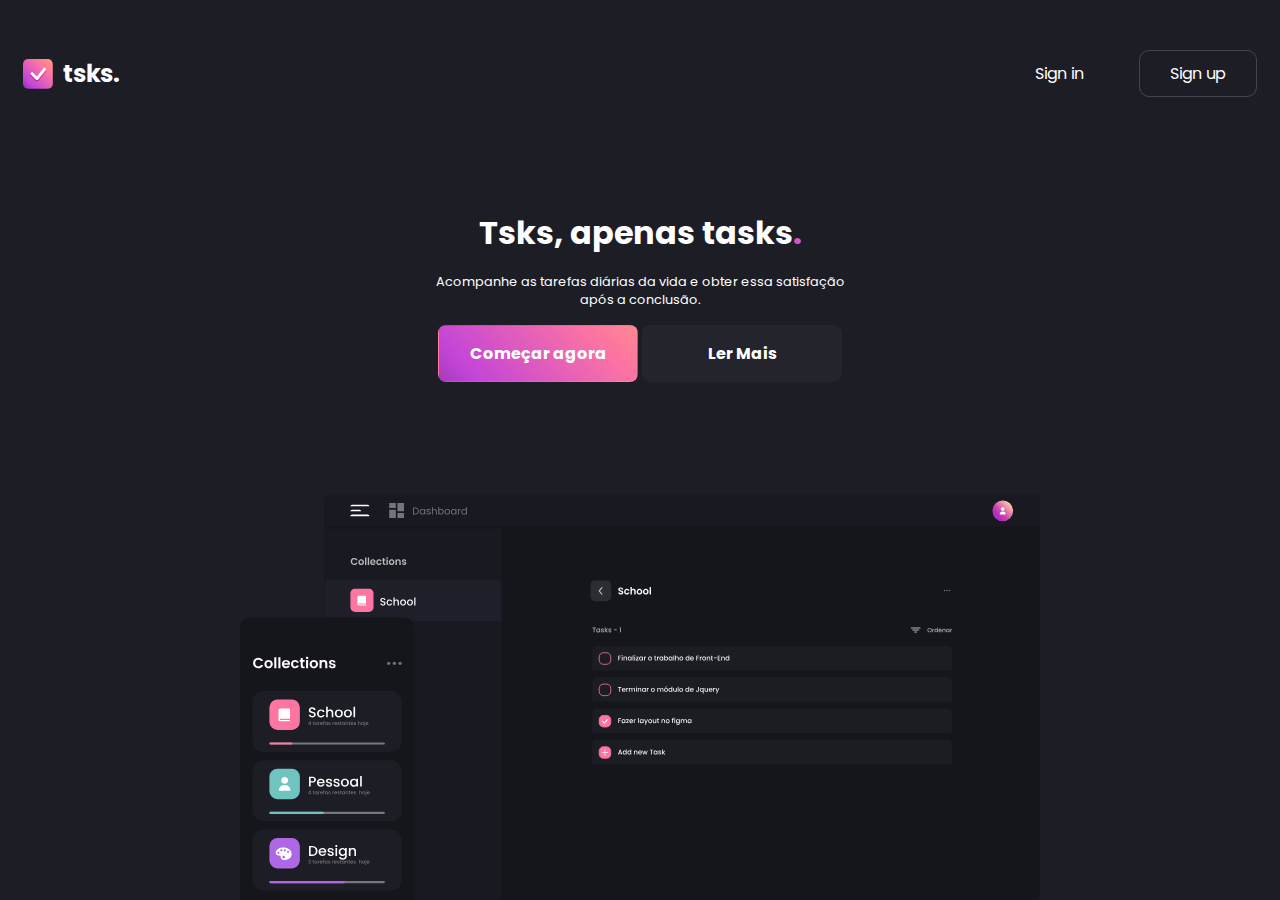
<file: index.html>
<!DOCTYPE html>
<html lang="pt-br">
<head>
    <meta charset="UTF-8">
    <meta http-equiv="X-UA-Compatible" content="IE=edge">
    <meta name="viewport" content="width=device-width, initial-scale=1.0">
    <title>Tsks App</title>

    <link rel="shortcut icon" href="./public/img/Logo.svg" type="image/x-icon">
    <link rel="preconnect" href="https://fonts.googleapis.com">
    <link rel="preconnect" href="https://fonts.gstatic.com" crossorigin>
    <link href="https://fonts.googleapis.com/css2?family=Poppins:wght@300;400;500;700&display=swap" rel="stylesheet">
    <link rel="stylesheet" href="./public/css/home/style.css">
</head>
<body>
    <div class="my-container">

        <div class="login-mobile">
                <a href="#">
                    <img src="./public/img/sign-in-icon.svg" alt="">
                    <p>Sign in</p>
                </a>

                <a href="#">
                    <img src="./public/img/sign-up-icon.svg" alt="">
                    <p>Sign up</p>
                </a>
        </div>
        <header>
            <div class="logo">
                <img src="./public/img/Logo.svg" alt="" srcset="">
                <h2>tsks.</h2>
            </div>
    
    
            <div class="login">
                <a href="#">Sign in</a>
                <a href="#">Sign up</a>
            </div>
        </header>
    
        <main>
            <div class="texto-principal">
                <h1>Tsks, apenas tasks<span>.</span></h1>
                <p>Acompanhe as tarefas diárias da vida e obter essa satisfação após a conclusão.</p>
    
                <div class="cts-texto-principal">
                    <a href="#">Começar agora</a>
                    <a href="#">Ler Mais</a>
                </div>
            </div>
        </main>
    
        <aside>
            <img src="./public/img/img-applicação.svg"/>
        </aside>

        <div class="circles">
            <img class="circle1" src="./public/img/circle-1-preto.svg"/>
            <img class="circle2" src="./public/img/circle-2-preto.svg"/>
            <img class="circle3" src="./public/img/circle-1-rosa.svg"/>
            <img class="circle4" src="./public/img/circle-2-rosa.svg"/>
        </div>
    </div>
</body>
</html>
</file>
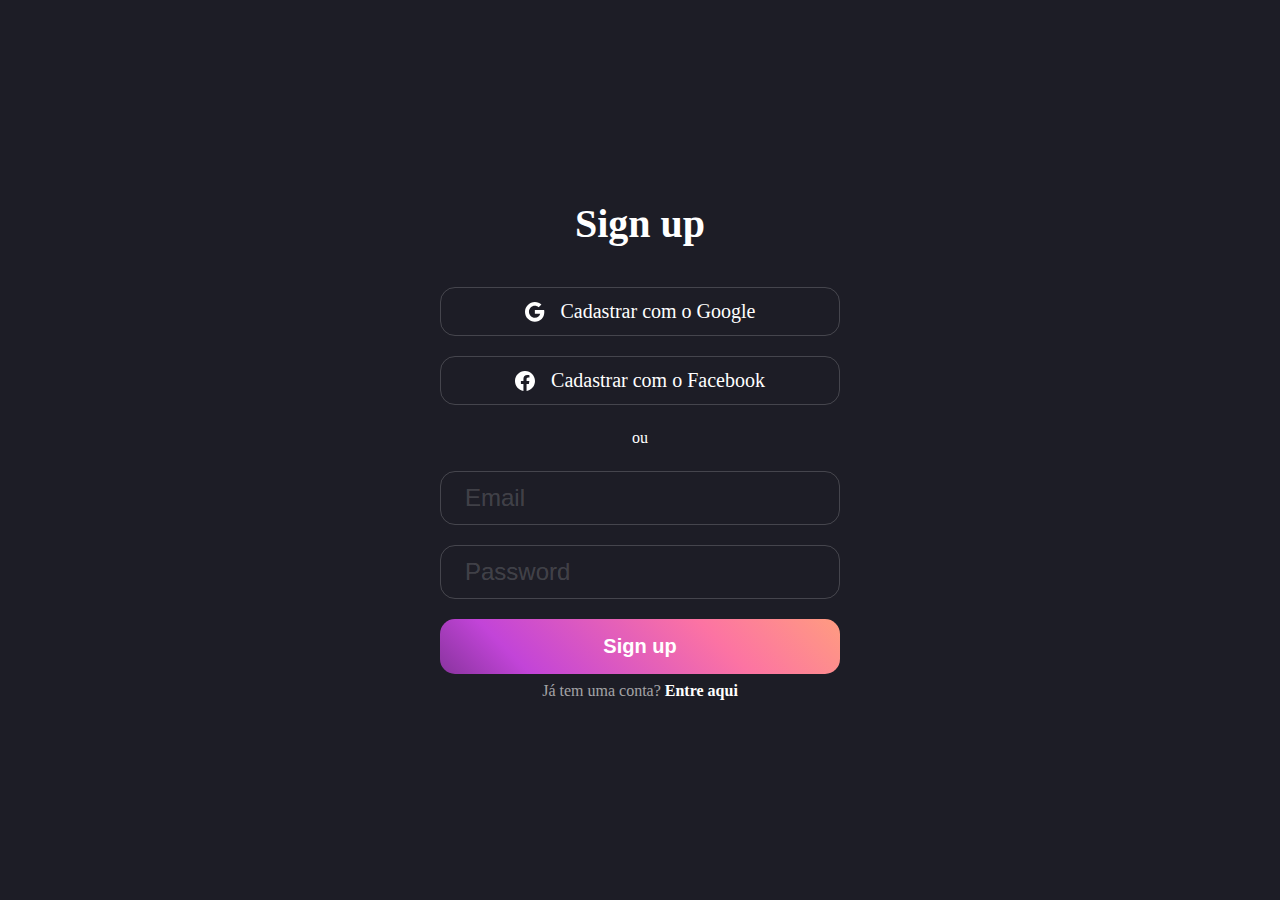
<file: cadastro.html>
<!DOCTYPE html>
<html lang="pt-br">
<head>
    <meta charset="UTF-8">
    <meta http-equiv="X-UA-Compatible" content="IE=edge">
    <meta name="viewport" content="width=device-width, initial-scale=1.0">
    <title>tsks App | Login</title>
    <link rel="shortcut icon" href="./public/img/Logo.svg" type="image/x-icon">
    <link rel="stylesheet" href="./public/css/cadastros/style.css">
</head>
<body>
    
    <main class="cadastro-login">
        <h1>Sign up</h1>
        <a href="#" class="btn-social"><img src="./public/img/google.svg" alt="" srcset=""> Cadastrar com o Google</a>
        <a href="#" class="btn-social"><img src="./public/img/facebook.svg" alt="" srcset="">Cadastrar com o Facebook</a>

        <p class="ou">ou</p>


        <form action="#" method="post">
            <input type="email" name="email_login" placeholder="Email" id="email_login">
            <input type="password" name="password_login" placeholder="Password" >

            <button type="submit">Sign up</button>
        </form>

        <div class="criar-conta">
            <p>Já tem uma conta? <a href="./login.html">Entre aqui</a></p>
        </div>
    </main> 


    <div class="circles">
        <img class="circle1" src="./public/img/circle-1-preto.svg"/>
        <img class="circle2" src="./public/img/circle-2-preto.svg"/>
        <img class="circle3" src="./public/img/circle-1-rosa.svg"/>
        <img class="circle4" src="./public/img/circle-2-rosa.svg"/>
    </div>
</body>
</html>
</file>
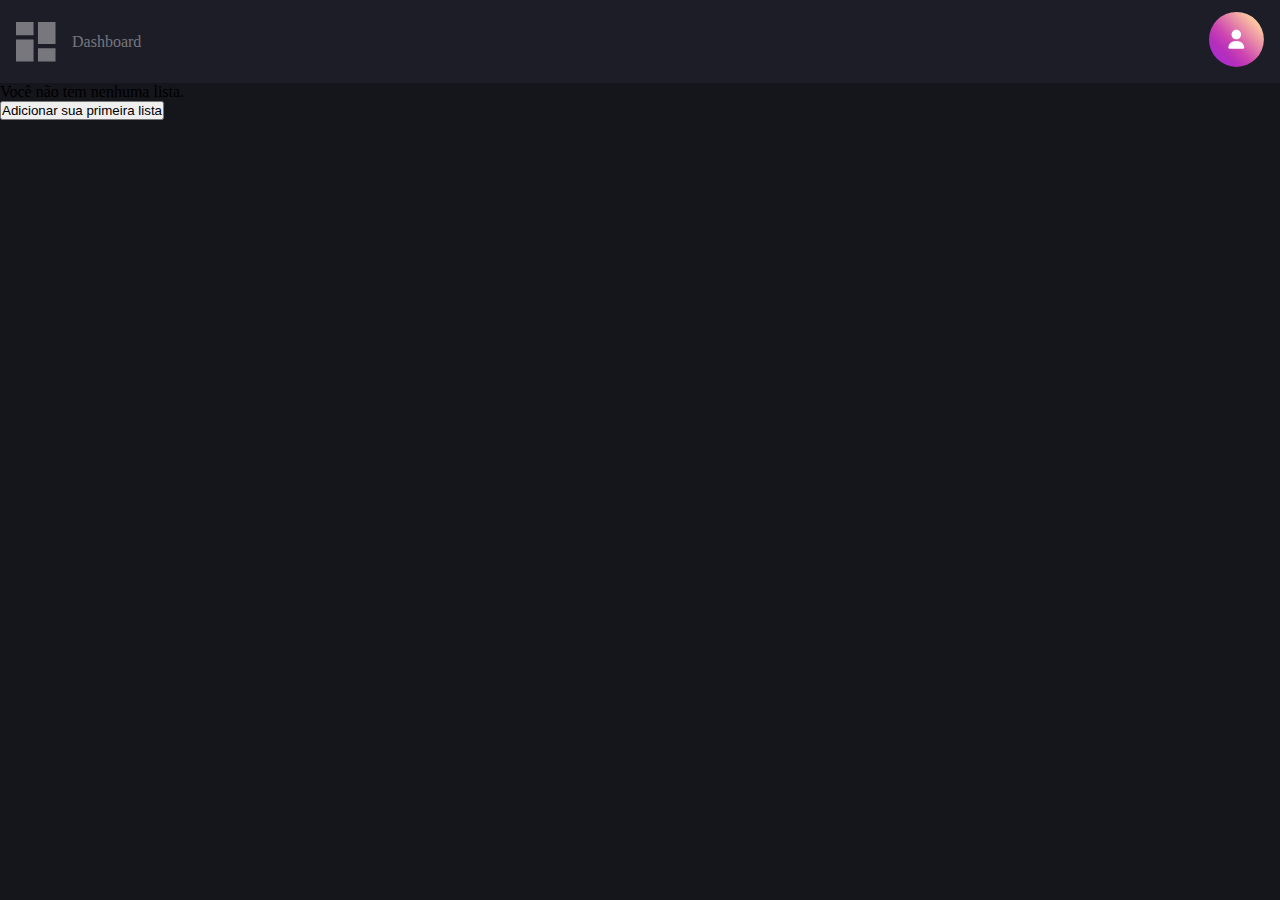
<file: dashboard.html>
<!DOCTYPE html>
 <html lang="pt-br">
 <head>
     <meta charset="UTF-8">
     <meta http-equiv="X-UA-Compatible" content="IE=edge">
     <link rel="shortcut icon" href="./public/img/Logo.svg" type="image/x-icon">
     <meta name="viewport" content="width=device-width, initial-scale=1.0">
     <title>Tsks App - Dashboard</title>
     <link rel="stylesheet" href="./public/css/dashboard/style.css">

 </head>
 <body>
     
    <header>
        <div class="logo-dash">
            <img src="./public/img/dashboard.svg">
            <p>Dashboard</p>
        </div>

        <div class="avatar">
            <img src="./public/img/avatar.svg" alt="">
        </div>
    </header>

    <section class="add-first-list">
        <p>Você não tem nenhuma lista.</p>
        <button>Adicionar sua primeira lista</button>
    </section>
 </body>
 </html>
</file>
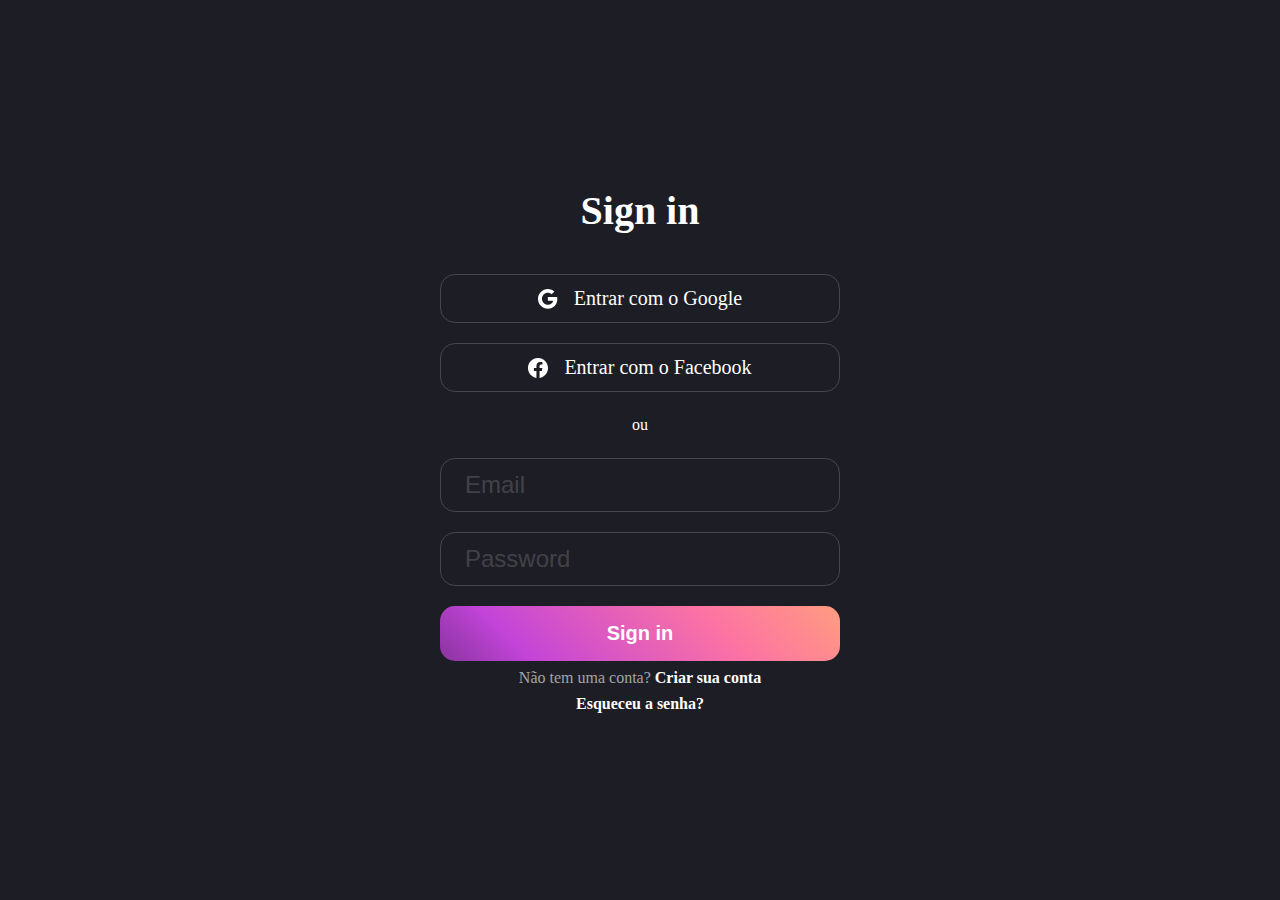
<file: login.html>
<!DOCTYPE html>
<html lang="pt-br">
<head>
    <meta charset="UTF-8">
    <meta http-equiv="X-UA-Compatible" content="IE=edge">
    <link rel="shortcut icon" href="./public/img/Logo.svg" type="image/x-icon">
    <meta name="viewport" content="width=device-width, initial-scale=1.0">
    <title>tsks App | Login</title>
    <link rel="stylesheet" href="./public/css/cadastros/style.css">
</head>
<body>
    
    <main class="cadastro-login">
        <h1>Sign in</h1>
        <a href="#" class="btn-social"><img src="./public/img/google.svg" alt="" srcset=""> Entrar com o Google</a>
        <a href="#" class="btn-social"><img src="./public/img/facebook.svg" alt="" srcset="">Entrar com o Facebook</a>

        <p class="ou">ou</p>


        <form action="#" method="post">
            <input type="email" name="email_login" placeholder="Email" id="email_login">
            <input type="password" name="password_login" placeholder="Password" >

            <button type="submit">Sign in</button>
        </form>

        <div class="criar-conta">
            <p>Não tem uma conta? <a href="./cadastro.html ">Criar sua conta</a></p>
            <a href="#">Esqueceu a senha?</a>
        </div>
    </main> 


    <div class="circles">
        <img class="circle1" src="./public/img/circle-1-preto.svg"/>
        <img class="circle2" src="./public/img/circle-2-preto.svg"/>
        <img class="circle3" src="./public/img/circle-1-rosa.svg"/>
        <img class="circle4" src="./public/img/circle-2-rosa.svg"/>
    </div>
</body>
</html>
</file>
<file: public/css/home/style.css>
@charset "UTF-8";
* {
  margin: 0;
  padding: 0;
  -webkit-box-sizing: border-box;
          box-sizing: border-box;
}

body {
  background-color: #1D1D26;
  font-family: poppins;
}

.my-container {
  position: relative;
  height: 100vh;
  color: #fff;
  max-width: 1274px;
  width: 100%;
  margin: 0 auto;
  display: -webkit-box;
  display: -ms-flexbox;
  display: flex;
  -webkit-box-orient: vertical;
  -webkit-box-direction: normal;
      -ms-flex-direction: column;
          flex-direction: column;
  -webkit-box-pack: justify;
      -ms-flex-pack: justify;
          justify-content: space-between;
}

.my-container header {
  display: -webkit-box;
  display: -ms-flexbox;
  display: flex;
  -webkit-box-pack: justify;
      -ms-flex-pack: justify;
          justify-content: space-between;
  -webkit-box-align: center;
      -ms-flex-align: center;
          align-items: center;
  margin-top: 50px;
  padding: 0px 20px;
}

.my-container header > div {
  display: -webkit-box;
  display: -ms-flexbox;
  display: flex;
}

.my-container header .logo {
  -webkit-box-align: center;
      -ms-flex-align: center;
          align-items: center;
  color: #fff;
}

.my-container header .logo img {
  width: 30px;
  margin-right: 10px;
}

.my-container header .login a {
  color: #fff;
  text-decoration: none;
  display: inline-block;
  border: 1px solid rgba(255, 255, 255, 0.18);
  border-radius: 10px;
  padding: 10px 30px;
  -webkit-transition: all 0.3s;
  transition: all 0.3s;
}

.my-container header .login a:hover {
  background: rgba(255, 255, 255, 0.18);
}

.my-container header .login a:nth-child(1) {
  margin-right: 24px;
  border: 1px solid transparent;
  -webkit-transition: all 0.3s;
  transition: all 0.3s;
}

.my-container header .login a:nth-child(1):hover {
  border: 1px solid rgba(255, 255, 255, 0.18);
  background: transparent;
}

.my-container .texto-principal {
  max-width: 434px;
  margin: 0 auto;
  text-align: center;
}

.my-container .texto-principal h1 {
  font-weight: 700;
}

.my-container .texto-principal h1 span {
  background-image: linear-gradient(46.68deg, #89349E -12.3%, #C244D8 14.23%, #FC73A3 78.78%, #FF9D7F 122.42%);
  background-clip: text;
  -webkit-background-clip: text;
  /* Alguns navegadores precisam do prefixo */
  /* Terceiro passo: apagar o texto, deixando apenas o fundo atrás dele */
  -webkit-text-fill-color: transparent;
  /* Cor que contraste com o degradê, caso o navegador não suporte `background-clip: text` */
  color: black;
}

.my-container .texto-principal p {
  font-size: .8rem;
  margin-top: 16px;
  margin-bottom: 16px;
}

.my-container .texto-principal a {
  display: inline-block;
  text-decoration: none;
  color: #fff;
  font-weight: bold;
  width: 200px;
  padding: 15px 15px;
  border-radius: 8px;
  background: rgba(255, 255, 255, 0.03);
  border: 1px solid  transparent;
  -webkit-transition: all .3s;
  transition: all .3s;
}

.my-container .texto-principal a:hover {
  border: 1px solid rgba(255, 255, 255, 0.18);
  background: transparent;
}

.my-container .texto-principal a:nth-child(1) {
  background: linear-gradient(46.68deg, #89349E -12.3%, #C244D8 14.23%, #FC73A3 78.78%, #FF9D7F 122.42%);
}

.my-container aside {
  position: relative;
  max-width: 800px;
  display: -webkit-box;
  display: -ms-flexbox;
  display: flex;
  margin: 0 auto;
}

.my-container aside img {
  width: 100%;
}

.my-container .circles {
  z-index: -1;
  overflow-y: hidden;
  width: 100%;
  height: 100vh;
  position: absolute;
}

.my-container .circles img {
  position: absolute;
  bottom: -150px;
  -webkit-animation: topAnimation 20s infinite linear;
          animation: topAnimation 20s infinite linear;
}

@-webkit-keyframes topAnimation {
  0% {
    bottom: -150px;
    -webkit-transform: rotate(0);
            transform: rotate(0);
  }
  100% {
    -webkit-transform: rotate(360deg);
            transform: rotate(360deg);
    bottom: 1000px;
  }
}

@keyframes topAnimation {
  0% {
    bottom: -150px;
    -webkit-transform: rotate(0);
            transform: rotate(0);
  }
  100% {
    -webkit-transform: rotate(360deg);
            transform: rotate(360deg);
    bottom: 1000px;
  }
}

.my-container .circles .circle1 {
  right: 50px;
  width: 70px;
  -webkit-animation-delay: 2s;
          animation-delay: 2s;
}

.my-container .circles .circle2 {
  left: 180px;
  width: 70px;
  -webkit-animation-delay: 5s;
          animation-delay: 5s;
}

.my-container .circles .circle3 {
  left: 100px;
  width: 120px;
}

.my-container .circles .circle4 {
  right: 200px;
  width: 70px;
}

.my-container .login-mobile {
  display: none;
}

@media (max-width: 500px) {
  .my-container header .login {
    display: none;
  }
  .my-container .texto-principal {
    width: 90%;
  }
  .my-container .texto-principal h1 {
    font-size: 2rem;
  }
  .my-container .texto-principal p {
    font-size: 1rem;
  }
  .my-container .texto-principal .cts-texto-principal {
    display: -webkit-box;
    display: -ms-flexbox;
    display: flex;
    -webkit-box-orient: vertical;
    -webkit-box-direction: normal;
        -ms-flex-direction: column;
            flex-direction: column;
    -webkit-box-align: center;
        -ms-flex-align: center;
            align-items: center;
    margin-top: 36px;
  }
  .my-container .texto-principal .cts-texto-principal a {
    margin-bottom: 20px;
  }
  .my-container .circles .circle3 {
    left: 300px;
    width: 120px;
  }
  .my-container .circles .circle4 {
    left: 0px;
    width: 70px;
  }
  .my-container .login-mobile {
    position: absolute;
    display: -webkit-box;
    display: -ms-flexbox;
    display: flex;
    -webkit-box-pack: justify;
        -ms-flex-pack: justify;
            justify-content: space-between;
    width: 100%;
    background-color: #222225;
    bottom: 0px;
    -ms-flex-wrap: wrap;
        flex-wrap: wrap;
    z-index: 1;
  }
  .my-container .login-mobile a {
    display: -webkit-box;
    display: -ms-flexbox;
    display: flex;
    font-weight: 500;
    text-decoration: none;
    color: #fff;
    padding: 20px 30px;
  }
  .my-container .login-mobile a img {
    margin-right: 10px;
  }
}
/*# sourceMappingURL=style.css.map */
</file>
<file: public/css/cadastros/style.css>
* {
  margin: 0;
  padding: 0;
  -webkit-box-sizing: border-box;
          box-sizing: border-box;
}

body {
  background-color: #1D1D26;
  font-family: poppins;
  height: 100vh;
  display: -webkit-box;
  display: -ms-flexbox;
  display: flex;
  -webkit-box-align: center;
      -ms-flex-align: center;
          align-items: center;
  -webkit-box-pack: center;
      -ms-flex-pack: center;
          justify-content: center;
  position: relative;
}

.cadastro-login {
  width: 400px;
  text-align: center;
  color: #fff;
}

.cadastro-login .ou {
  margin: 24px 0;
}

.cadastro-login h1 {
  font-size: 40px;
  color: #fff;
  margin-bottom: 40px;
}

.cadastro-login .btn-social {
  border: 1px solid rgba(255, 255, 255, 0.18);
  border-radius: 15px;
  font-size: 20px;
  display: -webkit-box;
  display: -ms-flexbox;
  display: flex;
  width: 100%;
  -webkit-box-align: center;
      -ms-flex-align: center;
          align-items: center;
  -webkit-box-pack: center;
      -ms-flex-pack: center;
          justify-content: center;
  text-decoration: none;
  color: #fff;
  padding: 12px 0px;
  margin-bottom: 20px;
  -webkit-transition: .3s;
  transition: .3s;
}

.cadastro-login .btn-social:hover {
  background: rgba(255, 255, 255, 0.18);
}

.cadastro-login .btn-social img {
  margin-right: 16px;
  width: 20px;
}

.cadastro-login form input {
  font-size: 24px;
  width: 100%;
  padding: 12px 24px;
  border: 1px solid rgba(255, 255, 255, 0.18);
  border-radius: 15px;
  background-color: transparent;
  margin-bottom: 20px;
  color: #fff;
}

.cadastro-login form input::-webkit-input-placeholder {
  color: rgba(255, 255, 255, 0.18);
}

.cadastro-login form input:-ms-input-placeholder {
  color: rgba(255, 255, 255, 0.18);
}

.cadastro-login form input::-ms-input-placeholder {
  color: rgba(255, 255, 255, 0.18);
}

.cadastro-login form input::placeholder {
  color: rgba(255, 255, 255, 0.18);
}

.cadastro-login form button[type="submit"] {
  background: linear-gradient(45.57deg, #89349E 0%, #C244D8 19.89%, #FC73A3 68.29%, #FF9D7F 101.01%);
  color: #fff;
  font-weight: 700;
  padding: 16px 0px;
  width: 100%;
  font-size: 20px;
  border-radius: 15px;
  border: none;
}

.cadastro-login .criar-conta p {
  color: rgba(255, 255, 255, 0.6);
}

.cadastro-login .criar-conta a {
  display: inline-block;
  color: #fff;
  -webkit-text-emphasis: none;
          text-emphasis: none;
  font-weight: 700;
  text-decoration: none;
  margin-top: 8px;
}

.circles {
  z-index: -1;
  overflow-y: hidden;
  width: 100%;
  height: 100vh;
  position: absolute;
}

.circles img {
  position: absolute;
  bottom: -150px;
  -webkit-animation: topAnimation 20s infinite linear;
          animation: topAnimation 20s infinite linear;
}

@-webkit-keyframes topAnimation {
  0% {
    bottom: -150px;
    -webkit-transform: rotate(0);
            transform: rotate(0);
  }
  100% {
    -webkit-transform: rotate(360deg);
            transform: rotate(360deg);
    bottom: 1000px;
  }
}

@keyframes topAnimation {
  0% {
    bottom: -150px;
    -webkit-transform: rotate(0);
            transform: rotate(0);
  }
  100% {
    -webkit-transform: rotate(360deg);
            transform: rotate(360deg);
    bottom: 1000px;
  }
}

.circles .circle1 {
  right: 50px;
  width: 70px;
  -webkit-animation-delay: 2s;
          animation-delay: 2s;
}

.circles .circle2 {
  left: 180px;
  width: 70px;
  -webkit-animation-delay: 5s;
          animation-delay: 5s;
}

.circles .circle3 {
  left: 100px;
  width: 120px;
}

.circles .circle4 {
  right: 200px;
  width: 70px;
}
/*# sourceMappingURL=style.css.map */
</file>
<file: public/css/dashboard/style.css>
* {
  margin: 0;
  padding: 0;
  -webkit-box-sizing: border-box;
  box-sizing: border-box;
}

body {
  background-color: #15151C;
  font-family: poppins;
}

header {
  display: -webkit-box;
  display: -ms-flexbox;
  display: flex;
  -webkit-box-pack: justify;
      -ms-flex-pack: justify;
          justify-content: space-between;
  padding: 12px 16px;
  background-color: #1D1D27;
}

header .logo-dash {
  display: -webkit-box;
  display: -ms-flexbox;
  display: flex;
  -webkit-box-align: center;
      -ms-flex-align: center;
          align-items: center;
}

header .logo-dash p {
  color: rgba(255, 255, 255, 0.4);
}

header .logo-dash img {
  margin-right: 16px;
}
/*# sourceMappingURL=style.css.map */
</file>
